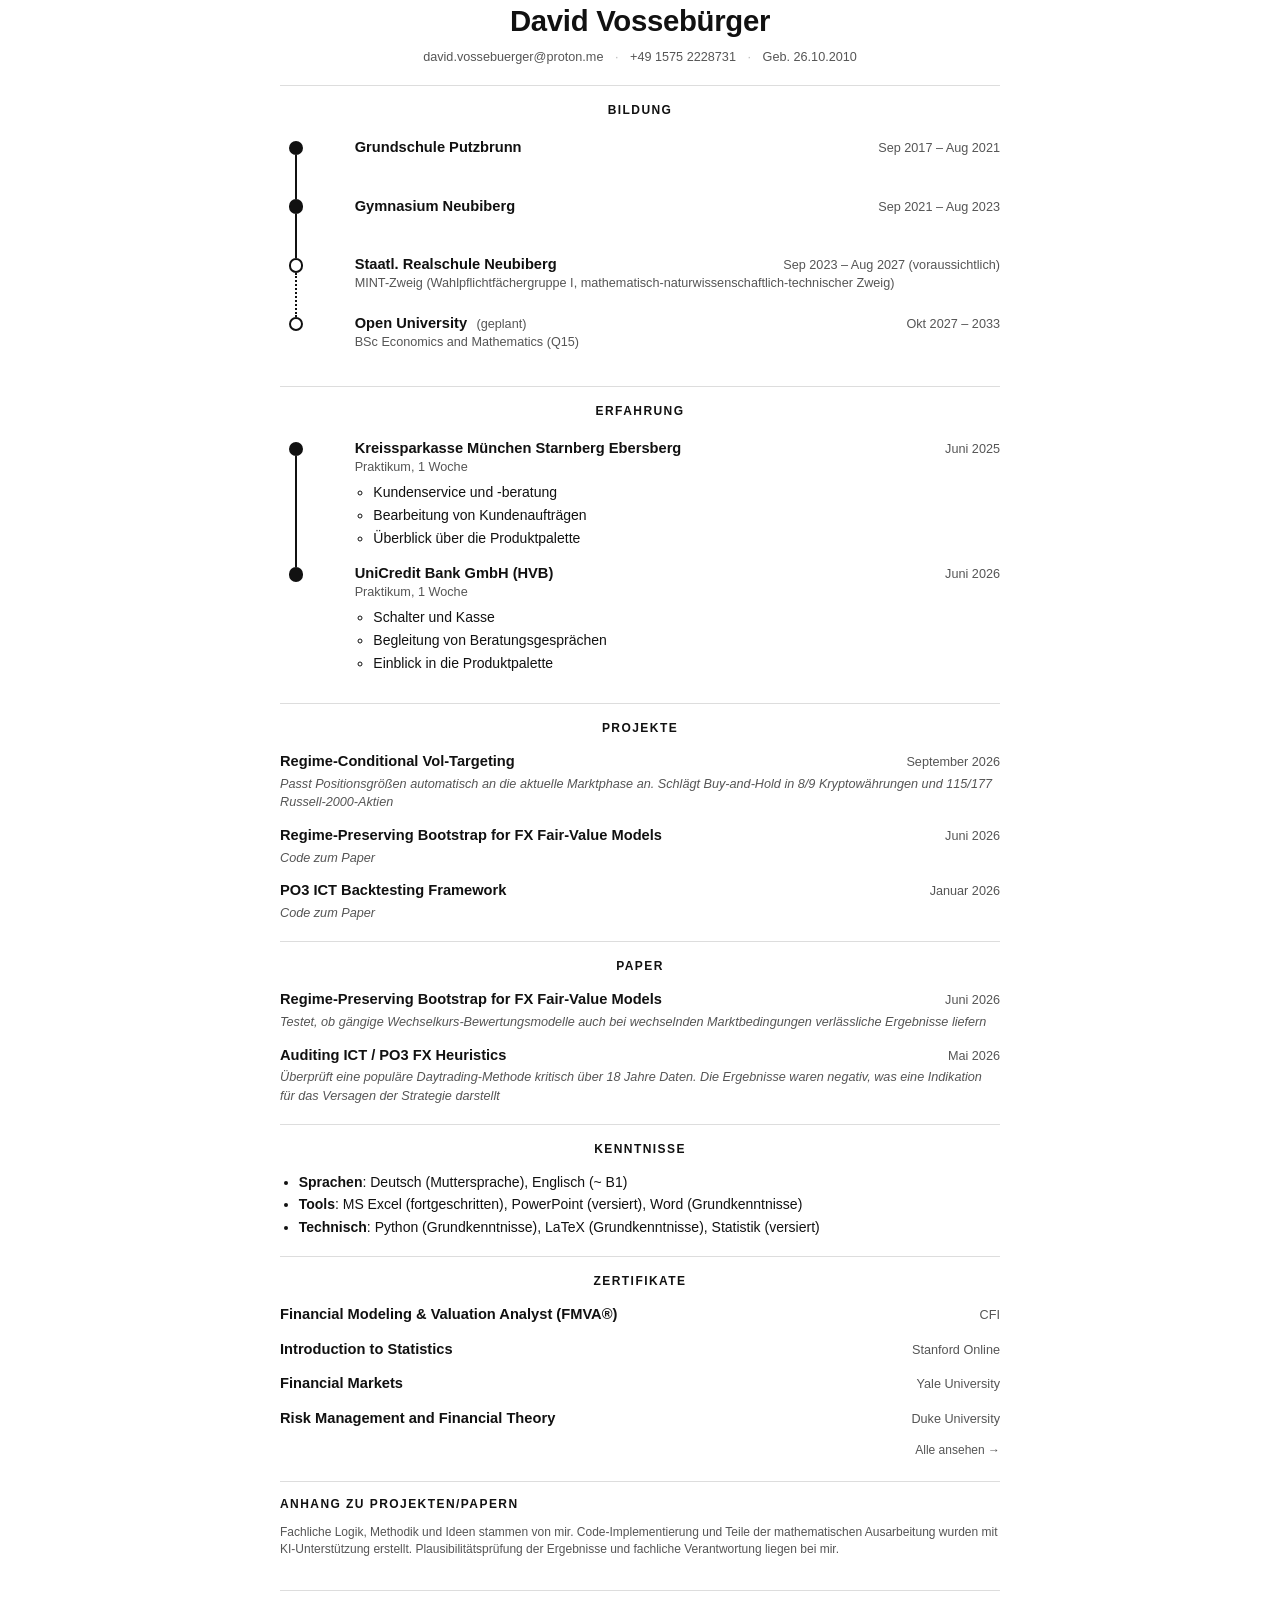
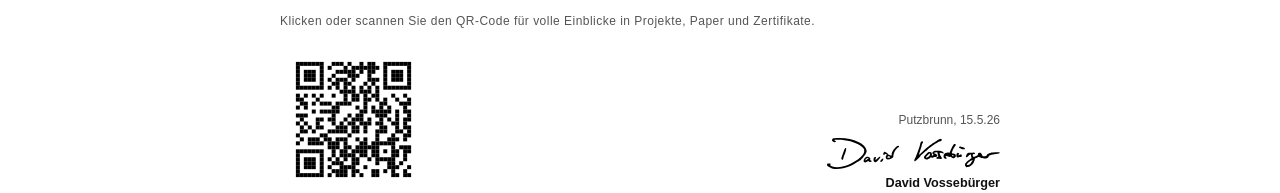
<file: static/lebenslauf-9a7b3e1f/index.html>
<!DOCTYPE html>
<html lang="de">
<head>
  <meta charset="UTF-8">
  <meta name="robots" content="noindex, nofollow, noarchive, nosnippet">
  <meta name="referrer" content="no-referrer">
  <title>Lebenslauf</title>
  <link rel="stylesheet" href="style.css">
</head>
<body>
  <main class="cv">
    <header class="cv-header">
      <h1>David Vossebürger</h1>
      <p class="contact">
        <span>david.vossebuerger@proton.me</span>
        <span class="sep">·</span>
        <span>+49 1575 2228731</span>
        <span class="sep">·</span>
        <span>Geb. 26.10.2010</span>
      </p>
    </header>

    <!-- =========================
         BILDUNG
         ========================= -->
    <section class="cv-section">
      <h2>Bildung</h2>
      <ol class="timeline">
        <li class="timeline-item">
          <span class="timeline-dot" aria-hidden="true"></span>
          <div class="timeline-body">
            <div class="timeline-headline">
              <span class="timeline-label">Grundschule Putzbrunn</span>
              <span class="timeline-date">Sep 2017 – Aug 2021</span>
            </div>
          </div>
        </li>
        <li class="timeline-item">
          <span class="timeline-dot" aria-hidden="true"></span>
          <div class="timeline-body">
            <div class="timeline-headline">
              <span class="timeline-label">Gymnasium Neubiberg</span>
              <span class="timeline-date">Sep 2021 – Aug 2023</span>
            </div>
          </div>
        </li>
        <li class="timeline-item timeline-item--current timeline-item--pending">
          <span class="timeline-dot" aria-hidden="true"></span>
          <div class="timeline-body">
            <div class="timeline-headline">
              <span class="timeline-label">Staatl. Realschule Neubiberg</span>
              <span class="timeline-date">Sep 2023 – Aug 2027 (voraussichtlich)</span>
            </div>
            <span class="timeline-meta">MINT-Zweig (Wahlpflichtfächergruppe I, mathematisch-naturwissenschaftlich-technischer Zweig)</span>
          </div>
        </li>
        <li class="timeline-item timeline-item--current">
          <span class="timeline-dot" aria-hidden="true"></span>
          <div class="timeline-body">
            <div class="timeline-headline">
              <span class="timeline-label">
                Open University
                <span class="timeline-note">(geplant)</span>
              </span>
              <span class="timeline-date">Okt 2027 – 2033</span>
            </div>
            <span class="timeline-meta">BSc Economics and Mathematics (Q15)</span>
          </div>
        </li>
      </ol>
    </section>

    <!-- =========================
         ERFAHRUNG
         ========================= -->
    <section class="cv-section">
      <h2>Erfahrung</h2>
      <ol class="timeline">
        <li class="timeline-item">
          <span class="timeline-dot" aria-hidden="true"></span>
          <div class="timeline-body">
            <div class="timeline-headline">
              <span class="timeline-label">Kreissparkasse München Starnberg Ebersberg</span>
              <span class="timeline-date">Juni 2025</span>
            </div>
            <span class="timeline-meta">Praktikum, 1 Woche</span>
            <ul class="bullets">
              <li>Kundenservice und -beratung</li>
              <li>Bearbeitung von Kundenaufträgen</li>
              <li>Überblick über die Produktpalette</li>
            </ul>
          </div>
        </li>
        <li class="timeline-item">
          <span class="timeline-dot" aria-hidden="true"></span>
          <div class="timeline-body">
            <div class="timeline-headline">
              <span class="timeline-label">UniCredit Bank GmbH (HVB)</span>
              <span class="timeline-date">Juni 2026</span>
            </div>
            <span class="timeline-meta">Praktikum, 1 Woche</span>
            <ul class="bullets">
              <li>Schalter und Kasse</li>
              <li>Begleitung von Beratungsgesprächen</li>
              <li>Einblick in die Produktpalette</li>
            </ul>
          </div>
        </li>
      </ol>
    </section>

    <!-- =========================
         PROJEKTE
         ========================= -->
    <section class="cv-section cv-section--projects">
      <h2><a href="https://davidvossebuerger.github.io/projects/">Projekte</a></h2>

      <article class="entry">
        <header class="entry-head">
          <a class="entry-title" href="https://davidvossebuerger.github.io/projects/regime-conditional-vol-targeting/">Regime-Conditional Vol-Targeting</a>
          <span class="entry-place">September 2026</span>
        </header>
        <p class="entry-role">Passt Positionsgrößen automatisch an die aktuelle Marktphase an. Schlägt Buy-and-Hold in 8/9 Kryptowährungen und 115/177 Russell-2000-Aktien</p>
      </article>

      <article class="entry">
        <header class="entry-head">
          <a class="entry-title" href="https://davidvossebuerger.github.io/projects/mc-regime/">Regime-Preserving Bootstrap for FX Fair-Value Models</a>
          <span class="entry-place">Juni 2026</span>
        </header>
        <p class="entry-role">Code zum Paper</p>
      </article>

      <article class="entry">
        <header class="entry-head">
          <a class="entry-title" href="https://davidvossebuerger.github.io/projects/po3-ict-backtesting/">PO3 ICT Backtesting Framework</a>
          <span class="entry-place">Januar 2026</span>
        </header>
        <p class="entry-role">Code zum Paper</p>
      </article>
    </section>

    <!-- =========================
         ARBEITEN
         ========================= -->
    <section class="cv-section cv-section--paper">
      <h2><a href="https://davidvossebuerger.github.io/papers/">Paper</a></h2>

      <article class="entry">
        <header class="entry-head">
          <a class="entry-title" href="https://davidvossebuerger.github.io/papers/fx-bootstrap/">Regime-Preserving Bootstrap for FX Fair-Value Models</a>
          <span class="entry-place">Juni 2026</span>
        </header>
        <p class="entry-role">Testet, ob gängige Wechselkurs-Bewertungsmodelle auch bei wechselnden Marktbedingungen verlässliche Ergebnisse liefern</p>
      </article>

      <article class="entry">
        <header class="entry-head">
          <a class="entry-title" href="https://davidvossebuerger.github.io/papers/ict-rules-en/">Auditing ICT / PO3 FX Heuristics</a>
          <span class="entry-place">Mai 2026</span>
        </header>
        <p class="entry-role">Überprüft eine populäre Daytrading-Methode kritisch über 18 Jahre Daten. Die Ergebnisse waren negativ, was eine Indikation für das Versagen der Strategie darstellt</p>
      </article>
    </section>

    <!-- =========================
         KENNTNISSE
         ========================= -->
    <section class="cv-section">
      <h2>Kenntnisse</h2>
      <ul class="bullets">
        <li><strong>Sprachen</strong>: Deutsch (Muttersprache), Englisch (~ B1)</li>
        <li><strong>Tools</strong>: MS Excel (fortgeschritten), PowerPoint (versiert), Word (Grundkenntnisse)</li>
        <li><strong>Technisch</strong>: Python (Grundkenntnisse), LaTeX (Grundkenntnisse), Statistik (versiert)</li>
      </ul>
    </section>

    <!-- =========================
         ZERTIFIKATE
         ========================= -->
    <section class="cv-section">
      <h2><a href="https://davidvossebuerger.github.io/certificates/">Zertifikate</a></h2>

      <article class="entry">
        <header class="entry-head">
          <a class="entry-title" href="https://davidvossebuerger.github.io/certificates/cfi-wallet/">Financial Modeling &amp; Valuation Analyst (FMVA®)</a>
          <span class="entry-place">CFI</span>
        </header>
      </article>

      <article class="entry">
        <header class="entry-head">
          <a class="entry-title" href="https://davidvossebuerger.github.io/certificates/coursera-wallet/">Introduction to Statistics</a>
          <span class="entry-place">Stanford Online</span>
        </header>
      </article>

      <article class="entry">
        <header class="entry-head">
          <a class="entry-title" href="https://davidvossebuerger.github.io/certificates/coursera-wallet/">Financial Markets</a>
          <span class="entry-place">Yale University</span>
        </header>
      </article>

      <article class="entry">
        <header class="entry-head">
          <a class="entry-title" href="https://davidvossebuerger.github.io/certificates/coursera-wallet/">Risk Management and Financial Theory</a>
          <span class="entry-place">Duke University</span>
        </header>
      </article>

      <p class="section-link"><a href="https://davidvossebuerger.github.io/certificates/">Alle ansehen →</a></p>
    </section>

    <!-- =========================
         ANHANG
         ========================= -->
    <section class="cv-anhang">
      <h2>Anhang zu Projekten/Papern</h2>
      <p class="disclosure">Fachliche Logik, Methodik und Ideen stammen von mir. Code-Implementierung und Teile der mathematischen Ausarbeitung wurden mit KI-Unterstützung erstellt. Plausibilitätsprüfung der Ergebnisse und fachliche Verantwortung liegen bei mir.</p>
    </section>

    <footer class="cv-footer">
      <p class="footer-caption">Klicken oder scannen Sie den QR-Code für volle Einblicke in Projekte, Paper und Zertifikate.</p>
      <div class="footer-row">
        <a href="https://shortlink.win/davidv" class="footer-qr-link">
          <img src="qr.svg" alt="QR-Code, der zu https://shortlink.win/davidv führt" class="footer-qr">
        </a>
        <div class="signature-block">
          <p class="signature-meta">Putzbrunn, 15.5.26</p>
          <img src="Unterschrift.svg" alt="Unterschrift" class="signature-img">
          <p class="signature-name">David Vossebürger</p>
        </div>
      </div>
    </footer>
  </main>
</body>
</html>
</file>
<file: static/lebenslauf-9a7b3e1f/style.css>
@page {
  size: A4;
  margin: 18mm 18mm 18mm 18mm;
}

:root {
  --ink: #111;
  --muted: #555;
  --rule: #ddd;
  --dot-size: 11pt;
  --line-w: 1.5pt;
  --line-x: 12pt;        /* horizontal centre of line/dot column */
  --row-h: 44pt;         /* fixed timeline row height */
  --dot-y: 6pt;         /* dot top offset within each row */
}

* { box-sizing: border-box; }

html, body {
  margin: 0;
  padding: 0;
  color: var(--ink);
  font: 11pt/1.45 "Inter", -apple-system, BlinkMacSystemFont, "Segoe UI", Roboto, Helvetica, Arial, sans-serif;
  background: #fff;
  -webkit-font-smoothing: antialiased;
}

.cv {
  max-width: 720px;
  margin: 0 auto;
}

/* ---- Header ---- */
.cv-header {
  text-align: center;
  margin-bottom: 14pt;
}
.cv-header h1 {
  font-size: 22pt;
  font-weight: 700;
  margin: 0 0 4pt;
  letter-spacing: -0.01em;
}
.cv-header .contact {
  margin: 0;
  font-size: 9.5pt;
  color: var(--muted);
}
.cv-header .contact .sep {
  margin: 0 6pt;
  color: #bbb;
}

/* ---- Section ---- */
.cv-section {
  margin-top: 14pt;
  padding-top: 12pt;
  border-top: 1px solid var(--rule);
}
.cv-section h2 {
  font-size: 9pt;
  text-transform: uppercase;
  letter-spacing: 0.12em;
  font-weight: 700;
  color: var(--ink);
  margin: 0 0 10pt;
  text-align: center;
}
.cv-section h2 a {
  color: inherit;
  text-decoration: none;
}
.cv-section h2 a:hover {
  text-decoration: underline;
}

/* ============================
   Timeline (Education)
   - Fixed-height rows
   - Connector fills full row -> reaches exactly the next row's dot centre
   ============================ */
.timeline {
  list-style: none;
  padding: 0;
  margin: 0;
}
.timeline-item {
  position: relative;
  min-height: var(--row-h);
  padding-left: 56pt;
}
.timeline-dot {
  position: absolute;
  left: calc(var(--line-x) - var(--dot-size) / 2);
  top: var(--dot-y);
  width: var(--dot-size);
  height: var(--dot-size);
  aspect-ratio: 1 / 1;
  border-radius: 50%;
  background: var(--ink);
  box-sizing: border-box;
  z-index: 1;
}
/* Connector runs from this dot's bottom edge to the next item's dot top edge —
   it does not enter the dot interior, so hollow rings stay clean. */
.timeline-item:not(:last-child)::after {
  content: "";
  position: absolute;
  left: calc(var(--line-x) - var(--line-w) / 2);
  top: calc(var(--dot-y) + var(--dot-size));
  bottom: calc(-1 * var(--dot-y));
  width: var(--line-w);
  background: var(--ink);
  z-index: 0;
}
.timeline-item--pending:not(:last-child)::after {
  background: transparent;
  border-left: var(--line-w) dotted var(--ink);
}
/* Current / upcoming: hollow dot, white fill with ink border */
.timeline-item--current .timeline-dot {
  background: #fff;
  border: var(--line-w) solid var(--ink);
}
.timeline-body {
  display: flex;
  flex-direction: column;
  gap: 1pt;
  padding: 4pt 0 8pt;
}
.timeline-body > .bullets {
  margin: 4pt 0 0;
}
.timeline-label {
  font-size: 11pt;
  font-weight: 600;
  line-height: 1.25;
}
/* Label + date row: label on the left, date pinned to the right baseline */
.timeline-headline {
  display: flex;
  justify-content: space-between;
  align-items: baseline;
  gap: 8pt;
}
.timeline-date {
  font-size: 9.5pt;
  color: var(--muted);
  white-space: nowrap;
  flex: 0 0 auto;
}
.timeline-note {
  color: var(--muted);
  font-size: 9.5pt;
  font-weight: 400;
  margin-left: 4pt;
}
.timeline-meta {
  font-size: 9.5pt;
  color: var(--muted);
  line-height: 1.25;
}

/* ============================
   Experience / generic entries
   ============================ */
.entry {
  margin-bottom: 10pt;
}
.entry:last-child {
  margin-bottom: 0;
}
.entry-head {
  display: flex;
  justify-content: space-between;
  align-items: baseline;
  gap: 8pt;
}
.entry-title {
  font-weight: 700;
  font-size: 11pt;
  color: inherit;
  text-decoration: none;
}
.entry-title:hover {
  text-decoration: underline;
}
.entry-link {
  color: var(--muted);
  text-decoration: none;
  font-style: italic;
}
.entry-link:hover {
  text-decoration: underline;
}
.section-link {
  margin: 6pt 0 0;
  text-align: right;
  font-size: 9pt;
}
.section-link a {
  color: var(--muted);
  text-decoration: none;
}
.section-link a:hover {
  text-decoration: underline;
}

/* Footer with QR code + signature side by side */
.cv-footer {
  margin-top: 24pt;
  padding-top: 16pt;
  border-top: 1px solid var(--rule);
}
.footer-caption {
  margin: 0 0 12pt;
  font-size: 9pt;
  color: var(--muted);
  letter-spacing: 0.04em;
}
.footer-row {
  display: flex;
  justify-content: space-between;
  align-items: flex-end;
  gap: 16pt;
}
.footer-qr-link {
  display: inline-block;
  text-decoration: none;
}
.footer-qr {
  display: block;
  width: 110pt;
  height: 110pt;
}
.signature-block {
  text-align: right;
}
.signature-meta {
  margin: 0 0 6pt;
  font-size: 9pt;
  color: var(--muted);
}
.signature-img {
  display: block;
  width: 130pt;
  height: auto;
  margin-bottom: 4pt;
  margin-left: auto;
}
.signature-name {
  margin: 0;
  font-size: 9.5pt;
  font-weight: 600;
}
.footer-updated {
  text-align: right;
  margin-top: 10pt;
  font-size: 8.5pt;
  color: var(--muted);
}
sup {
  font-size: 0.7em;
  vertical-align: super;
  line-height: 0;
  margin-left: 1pt;
  color: var(--muted);
}
.cv-section--paper {
  page-break-before: always;
}
.cv-anhang {
  margin-top: 16pt;
  padding-top: 10pt;
  border-top: 1px solid var(--rule);
}
.cv-anhang h2 {
  font-size: 9pt;
  text-transform: uppercase;
  letter-spacing: 0.12em;
  font-weight: 700;
  color: var(--ink);
  margin: 0 0 8pt;
  text-align: left;
}
.cv-anhang .disclosure {
  margin: 0 0 10pt;
  font-size: 9pt;
  color: var(--muted);
  line-height: 1.45;
}
.cv-anhang .footnotes {
  margin: 0;
  padding-left: 18pt;
  font-size: 8.5pt;
  color: var(--muted);
  line-height: 1.4;
}
.cv-anhang .footnotes li {
  margin-bottom: 2pt;
}
.cv-anhang .footnotes li:last-child {
  margin-bottom: 0;
}
.cv-anhang .footnotes li sup {
  margin-right: 4pt;
}
.entry-place {
  font-size: 9.5pt;
  color: var(--muted);
  white-space: nowrap;
}
.entry-role {
  margin: 2pt 0 4pt;
  font-size: 9.5pt;
  color: var(--muted);
  font-style: italic;
}
.bullets {
  margin: 0;
  padding-left: 14pt;
  font-size: 10.5pt;
}
.bullets li + li {
  margin-top: 2pt;
}

/* Print */
@media print {
  body { font-size: 10.5pt; }
  .cv { max-width: none; }
}
</file>
